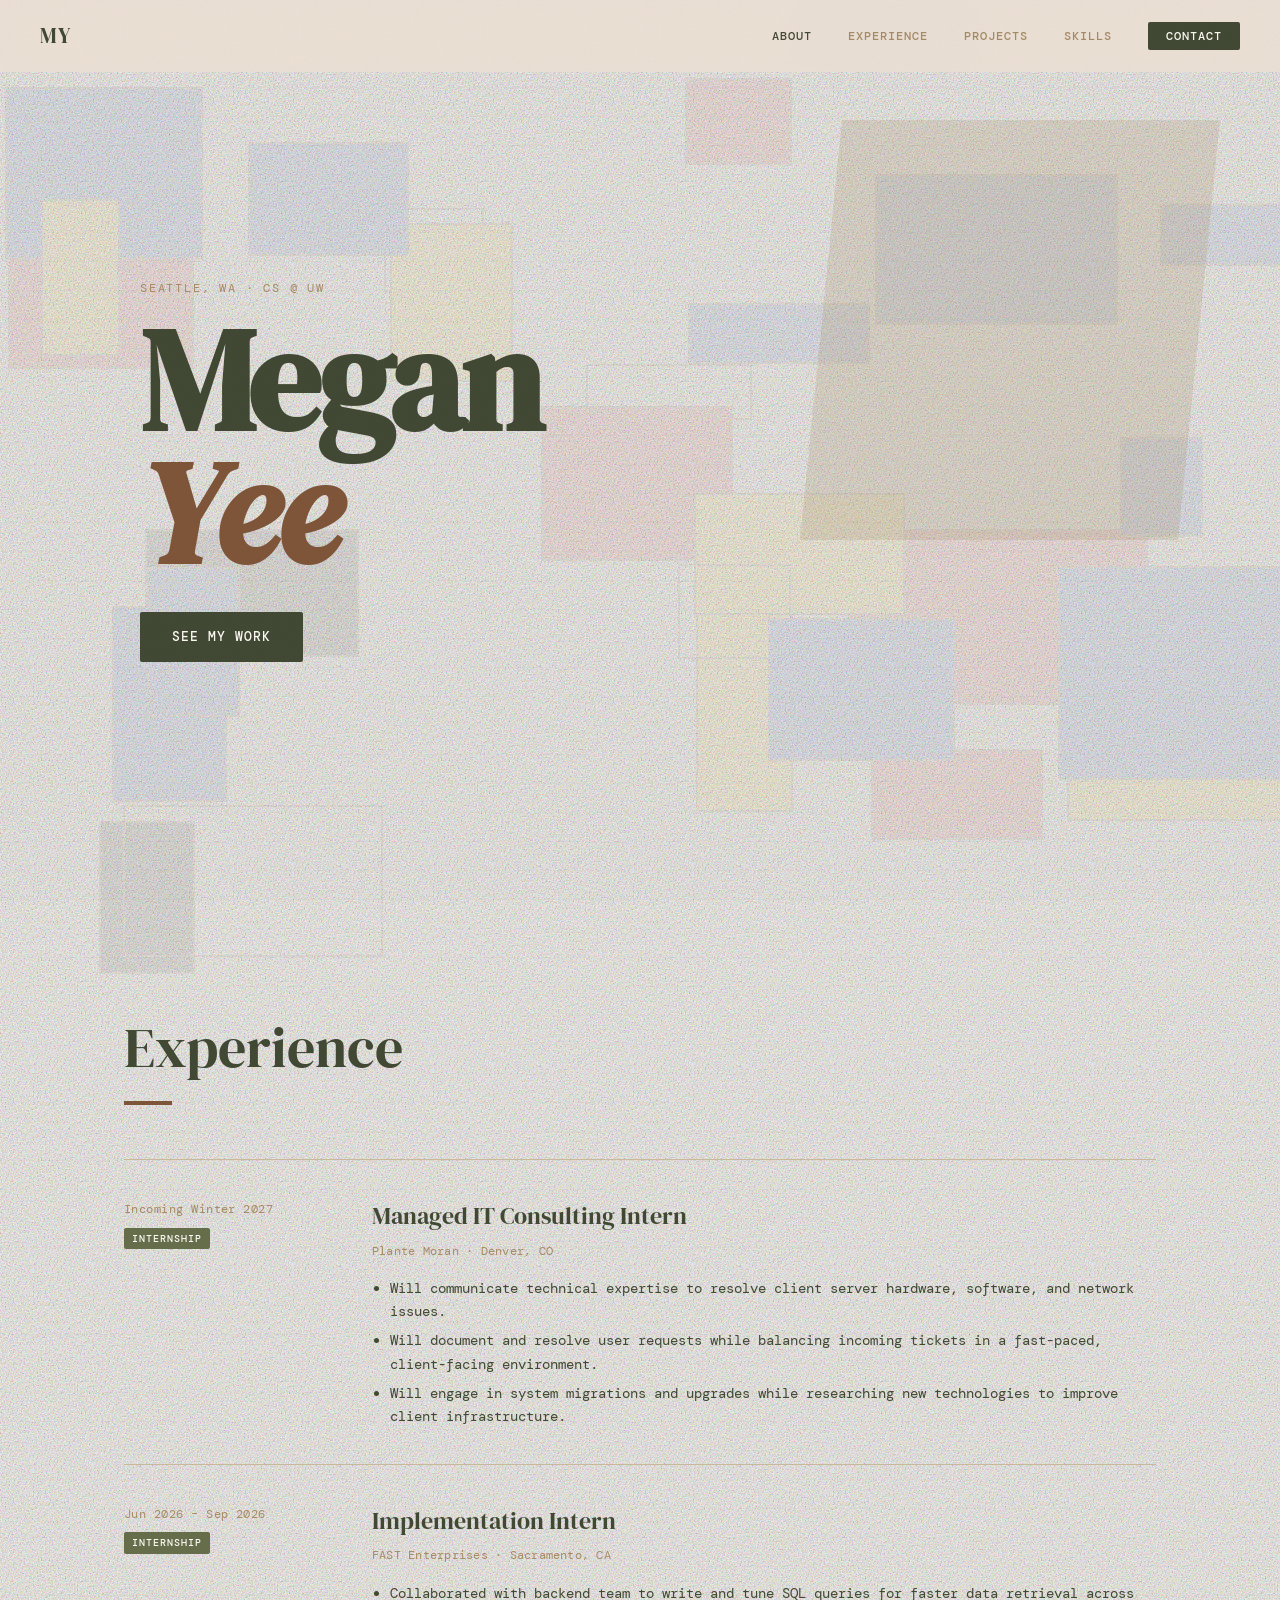
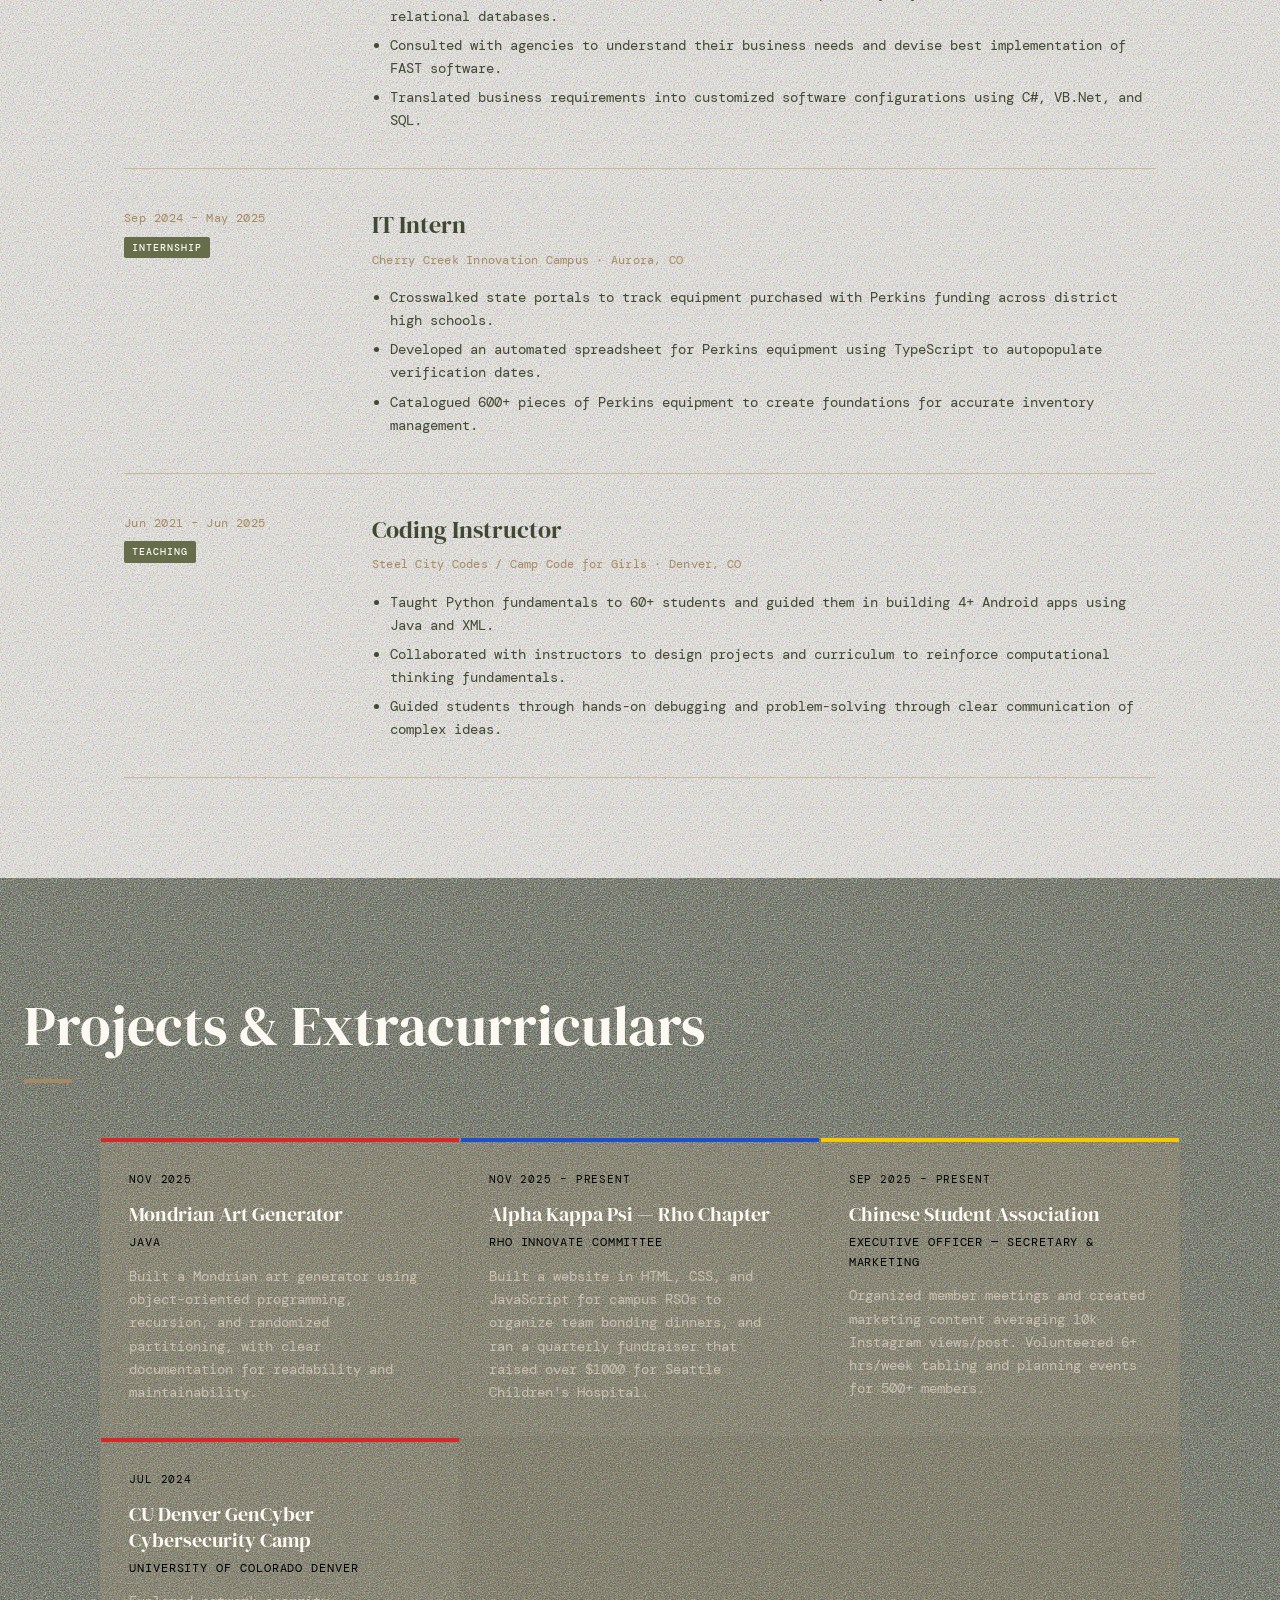
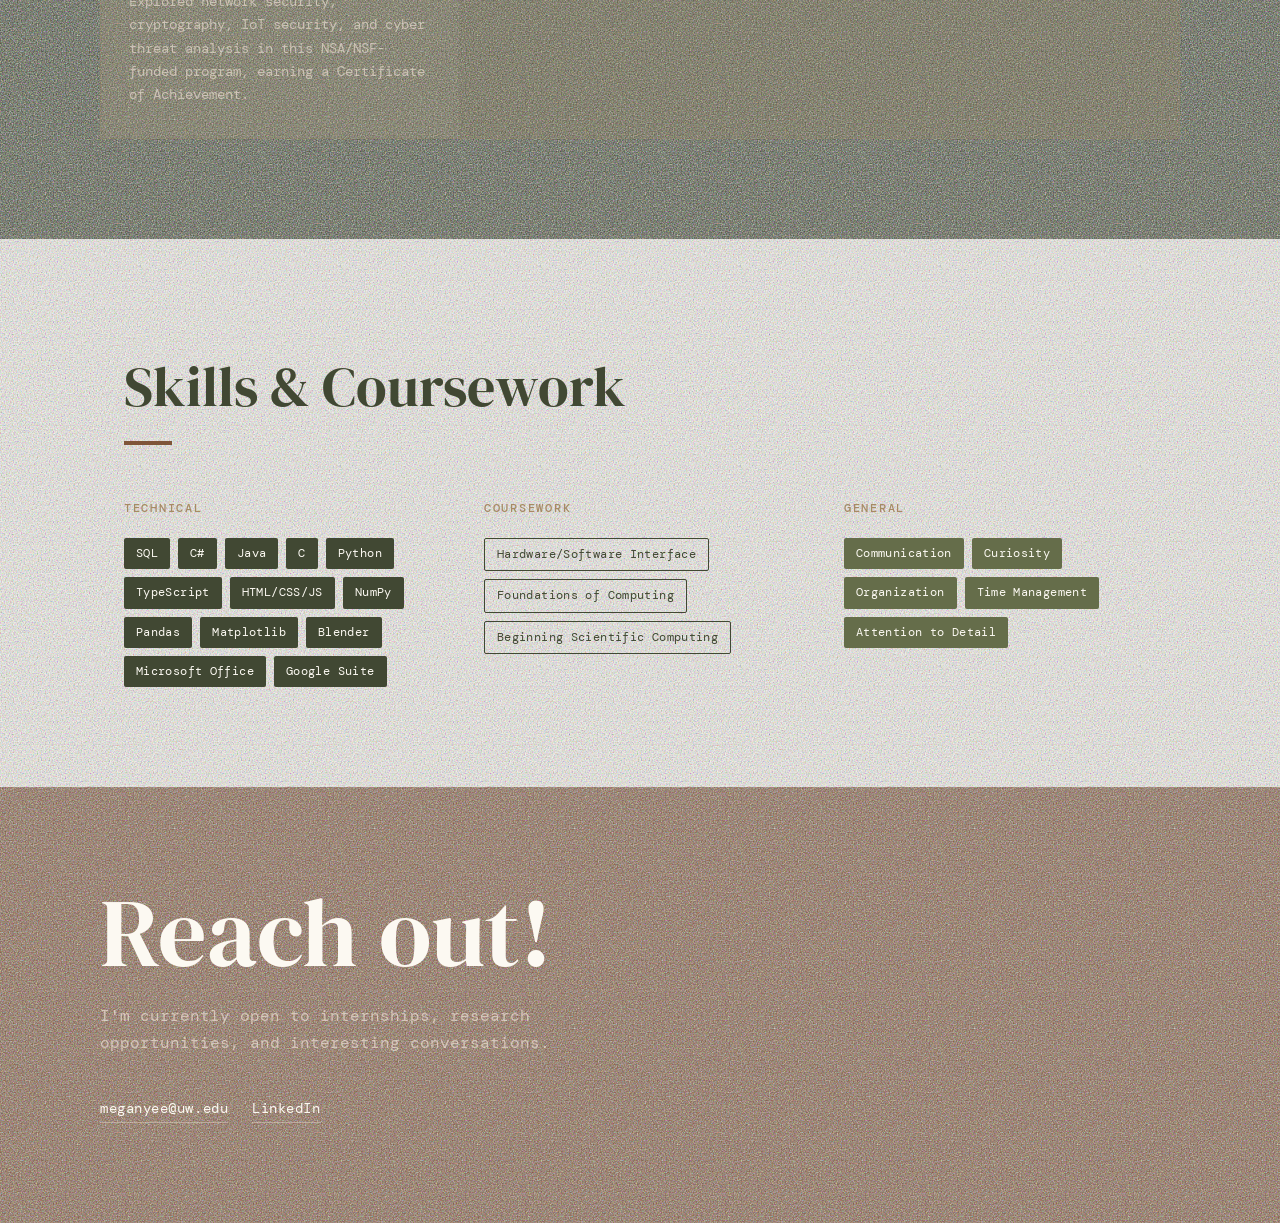
<file: index.html>
<!DOCTYPE html>
<html lang="en">
<head>
  <meta charset="UTF-8" />
  <meta name="viewport" content="width=device-width, initial-scale=1.0" />
  <title>Megan Yee</title>
  <link rel="stylesheet" href="style.css" />
  <link href="https://fonts.googleapis.com/css2?family=DM+Serif+Display:ital@0;1&family=DM+Mono:wght@300;400;500&display=swap" rel="stylesheet" />
</head>
<body>

  <!-- Mondrian background grid (JS will populate) -->
  <div class="mondrian-bg" id="mondrian-bg"></div>

  <!-- NAV -->
  <nav id="navbar">
    <span class="nav-logo">MY</span>
    <ul class="nav-links">
      <li><a href="#about">About</a></li>
      <li><a href="#experience">Experience</a></li>
      <li><a href="#projects">Projects</a></li>
      <li><a href="#skills">Skills</a></li>
      <li><a href="#contact" class="nav-cta">Contact</a></li>
    </ul>
    <button class="hamburger" id="hamburger" aria-label="menu">
      <span></span><span></span><span></span>
    </button>
  </nav>

  <!-- HERO -->
  <section class="hero" id="about">
    <div class="hero-content">
      <p class="hero-eyebrow reveal">Seattle, WA · CS @ UW</p>
      <h1 class="hero-name reveal delay-1">Megan<br /><em>Yee</em></h1>
      <div class="hero-actions reveal delay-3">
        <a href="#experience" class="btn-primary">See my work</a>
      </div>
    </div>
  </section>

  <!-- EXPERIENCE -->
  <section class="section" id="experience">
    <h2 class="section-title reveal">Experience</h2>

    <div class="timeline">

      <article class="timeline-item reveal">
        <div class="timeline-meta">
          <span class="timeline-date">Incoming Winter 2027</span>
          <span class="timeline-tag">Internship</span>
        </div>
        <div class="timeline-body">
          <h3>Managed IT Consulting Intern</h3>
          <p class="timeline-org">Plante Moran · Denver, CO</p>
          <ul>
            <li>Will communicate technical expertise to resolve client server hardware, software, and network issues.</li>
            <li>Will document and resolve user requests while balancing incoming tickets in a fast-paced, client-facing environment.</li>
            <li>Will engage in system migrations and upgrades while researching new technologies to improve client infrastructure.</li>
          </ul>
        </div>
      </article>

      <article class="timeline-item reveal">
        <div class="timeline-meta">
          <span class="timeline-date">Jun 2026 – Sep 2026</span>
          <span class="timeline-tag">Internship</span>
        </div>
        <div class="timeline-body">
          <h3>Implementation Intern</h3>
          <p class="timeline-org">FAST Enterprises · Sacramento, CA</p>
          <ul>
            <li>Collaborated with backend team to write and tune SQL queries for faster data retrieval across relational databases.</li>
            <li>Consulted with agencies to understand their business needs and devise best implementation of FAST software.</li>
            <li>Translated business requirements into customized software configurations using C#, VB.Net, and SQL.</li>
          </ul>
        </div>
      </article>

      <article class="timeline-item reveal">
        <div class="timeline-meta">
          <span class="timeline-date">Sep 2024 – May 2025</span>
          <span class="timeline-tag">Internship</span>
        </div>
        <div class="timeline-body">
          <h3>IT Intern</h3>
          <p class="timeline-org">Cherry Creek Innovation Campus · Aurora, CO</p>
          <ul>
            <li>Crosswalked state portals to track equipment purchased with Perkins funding across district high schools.</li>
            <li>Developed an automated spreadsheet for Perkins equipment using TypeScript to autopopulate verification dates.</li>
            <li>Catalogued 600+ pieces of Perkins equipment to create foundations for accurate inventory management.</li>
          </ul>
        </div>
      </article>

      <article class="timeline-item reveal">
        <div class="timeline-meta">
          <span class="timeline-date">Jun 2021 – Jun 2025</span>
          <span class="timeline-tag">Teaching</span>
        </div>
        <div class="timeline-body">
          <h3>Coding Instructor</h3>
          <p class="timeline-org">Steel City Codes / Camp Code for Girls · Denver, CO</p>
          <ul>
            <li>Taught Python fundamentals to 60+ students and guided them in building 4+ Android apps using Java and XML.</li>
            <li>Collaborated with instructors to design projects and curriculum to reinforce computational thinking fundamentals.</li>
            <li>Guided students through hands-on debugging and problem-solving through clear communication of complex ideas.</li>
          </ul>
        </div>
      </article>

    </div>
  </section>

  <!-- PROJECTS & EXTRACURRICULARS -->
  <section class="section section-alt" id="projects">
    <h2 class="section-title reveal">Projects & Extracurriculars</h2>

    <div class="cards-grid">

      <div class="card reveal">
        <div class="card-accent" style="background: var(--red)"></div>
        <span class="card-date">Nov 2025</span>
        <h3>Mondrian Art Generator</h3>
        <p class="card-tech">Java</p>
        <p>Built a Mondrian art generator using object-oriented programming, recursion, and randomized partitioning, with clear documentation for readability and maintainability.</p>
      </div>

      <div class="card reveal delay-1">
        <div class="card-accent" style="background: var(--blue)"></div>
        <span class="card-date">Nov 2025 – Present</span>
        <h3>Alpha Kappa Psi — Rho Chapter</h3>
        <p class="card-tech">Rho Innovate Committee</p>
        <p>Built a website in HTML, CSS, and JavaScript for campus RSOs to organize team bonding dinners, and ran a quarterly fundraiser that raised over $1000 for Seattle Children's Hospital.</p>
      </div>

      <div class="card reveal delay-2">
        <div class="card-accent" style="background: var(--yellow)"></div>
        <span class="card-date">Sep 2025 – Present</span>
        <h3>Chinese Student Association</h3>
        <p class="card-tech">Executive Officer — Secretary & Marketing</p>
        <p>Organized member meetings and created marketing content averaging 10k Instagram views/post. Volunteered 6+ hrs/week tabling and planning events for 500+ members.</p>
      </div>

      <div class="card reveal delay-3">
        <div class="card-accent" style="background: var(--red)"></div>
        <span class="card-date">Jul 2024</span>
        <h3>CU Denver GenCyber Cybersecurity Camp</h3>
        <p class="card-tech">University of Colorado Denver</p>
        <p>Explored network security, cryptography, IoT security, and cyber threat analysis in this NSA/NSF-funded program, earning a Certificate of Achievement.</p>
      </div>

    </div>
  </section>

  <!-- SKILLS -->
  <section class="section" id="skills">
    <h2 class="section-title reveal">Skills & Coursework</h2>

    <div class="skills-layout">
      <div class="skills-col reveal">
        <h3 class="skills-heading">Technical</h3>
        <div class="skill-tags">
          <span class="tag">SQL</span>
          <span class="tag">C#</span>
          <span class="tag">Java</span>
          <span class="tag">C</span>
          <span class="tag">Python</span>
          <span class="tag">TypeScript</span>
          <span class="tag">HTML/CSS/JS</span>
          <span class="tag">NumPy</span>
          <span class="tag">Pandas</span>
          <span class="tag">Matplotlib</span>
          <span class="tag">Blender</span>
          <span class="tag">Microsoft Office</span>
          <span class="tag">Google Suite</span>
        </div>
      </div>

      <div class="skills-col reveal delay-1">
        <h3 class="skills-heading">Coursework</h3>
        <div class="skill-tags">
          <span class="tag tag-outline">Hardware/Software Interface</span>
          <span class="tag tag-outline">Foundations of Computing</span>
          <span class="tag tag-outline">Beginning Scientific Computing</span>
        </div>
      </div>

      <div class="skills-col reveal delay-2">
        <h3 class="skills-heading">General</h3>
        <div class="skill-tags">
          <span class="tag tag-soft">Communication</span>
          <span class="tag tag-soft">Curiosity</span>
          <span class="tag tag-soft">Organization</span>
          <span class="tag tag-soft">Time Management</span>
          <span class="tag tag-soft">Attention to Detail</span>
        </div>
      </div>
    </div>
  </section>

  <!-- CONTACT -->
  <section class="section section-contact" id="contact">
    <div class="contact-inner reveal">
      <h2>Reach out!</h2>
      <p>I'm currently open to internships, research opportunities, and interesting conversations.</p>
      <div class="contact-links">
        <a href="mailto:meganyee@uw.edu" class="contact-link">meganyee@uw.edu</a>
        <a href="https://www.linkedin.com/in/megan-yee--/" target="_blank" class="contact-link">LinkedIn</a>
      </div>
    </div>
  </section>

  <script src="script.js"></script>
</body>
</html>
</file>
<file: style.css>
/* ─────────────────────────────────────────
   MEGAN YEE · PORTFOLIO
   Aesthetic: Editorial · Earthy · Retro Paper
   ───────────────────────────────────────── */

:root {
  --coffee-bean: #7f5539ff;
  --camel: #a68a64ff;
  --almond-cream: #FCF9F2;
  --dusty-olive: #656d4aff;
  --ebony: #414833ff;
  --red: #D62828;
  --blue: #1B4FCC;
  --yellow: #F5C800;

  --border: #c9b99a;

  --font-display: 'DM Serif Display', Georgia, serif;
  --font-mono: 'DM Mono', 'Courier New', monospace;

  --max-w: 1080px;
  --section-pad: 100px 24px;

  /* Inline SVG noise — no external file */
  --noise: url("data:image/svg+xml,%3Csvg xmlns='http://www.w3.org/2000/svg' width='200' height='200'%3E%3Cfilter id='n'%3E%3CfeTurbulence type='fractalNoise' baseFrequency='0.75' numOctaves='4' stitchTiles='stitch'/%3E%3C/filter%3E%3Crect width='200' height='200' filter='url(%23n)' opacity='1'/%3E%3C/svg%3E");
}

*, *::before, *::after { box-sizing: border-box; margin: 0; padding: 0; }

html { scroll-behavior: smooth; }

/* ─── PAPER TEXTURE BASE ─── */
body {
  background-color: var(--almond-cream);
  background-image:
    var(--noise),
    repeating-linear-gradient(
      0deg,
      transparent,
      transparent 28px,
      rgba(127,85,57,0.04) 28px,
      rgba(127,85,57,0.04) 29px
    );
  background-size: 200px 200px, 100% 29px;
  color: var(--ebony);
  font-family: var(--font-mono);
  font-size: 15px;
  line-height: 1.7;
  overflow-x: hidden;
}

/* Grain overlay */
body::after {
  content: '';
  position: fixed;
  inset: 0;
  z-index: 9999;
  pointer-events: none;
  background-image: var(--noise);
  background-size: 180px 180px;
  opacity: 0.055;
  mix-blend-mode: multiply;
}

/* ─── MONDRIAN BACKGROUND ─── */
.mondrian-bg {
  position: fixed;
  inset: 0;
  z-index: 0;
  pointer-events: none;
  opacity: 0.06;
}
.mondrian-bg .m-cell {
  position: absolute;
  border: 2px solid var(--coffee-bean);
}

/* ─── NAV ─── */
#navbar {
  position: fixed;
  top: 0; left: 0; right: 0;
  z-index: 100;
  display: flex;
  align-items: center;
  justify-content: space-between;
  padding: 18px 40px;
  background: rgba(237,224,212,0.9);
  backdrop-filter: blur(10px);
  border-bottom: 1.5px solid transparent;
  transition: border-color 0.3s;
}
#navbar.scrolled { border-color: var(--border); }

.nav-logo {
  font-family: var(--font-display);
  font-size: 1.3rem;
  font-weight: 400;
  letter-spacing: 0.04em;
  color: var(--ebony);
}

.nav-links {
  display: flex;
  gap: 36px;
  list-style: none;
}
.nav-links a {
  font-family: var(--font-mono);
  font-size: 0.78rem;
  font-weight: 500;
  text-decoration: none;
  color: var(--camel);
  letter-spacing: 0.08em;
  text-transform: uppercase;
  transition: color 0.2s;
}
.nav-links a:hover { color: var(--ebony); }
.nav-links .nav-cta {
  color: var(--almond-cream);
  background: var(--ebony);
  padding: 6px 18px;
  border-radius: 2px;
}
.nav-links .nav-cta:hover { background: var(--coffee-bean); color: var(--almond-cream); }

.hamburger {
  display: none;
  flex-direction: column;
  gap: 5px;
  background: none;
  border: none;
  cursor: pointer;
  padding: 4px;
}
.hamburger span {
  display: block;
  width: 24px;
  height: 2px;
  background: var(--ebony);
  transition: transform 0.3s, opacity 0.3s;
}
.hamburger.open span:nth-child(1) { transform: translateY(7px) rotate(45deg); }
.hamburger.open span:nth-child(2) { opacity: 0; }
.hamburger.open span:nth-child(3) { transform: translateY(-7px) rotate(-45deg); }

/* ─── HERO ─── */
.hero {
  position: relative;
  z-index: 1;
  min-height: 100svh;
  display: flex;
  align-items: center;
  padding: 120px 40px 80px;
  max-width: var(--max-w);
  margin: 0 auto;
}

.hero::before {
  content: '';
  position: absolute;
  top: 120px; right: -40px;
  width: 420px; height: 420px;
  background: var(--camel);
  opacity: 0.2;
  clip-path: polygon(10% 0%, 100% 0%, 90% 100%, 0% 100%);
  z-index: -1;
}

.hero-eyebrow {
  font-family: var(--font-mono);
  font-size: 0.75rem;
  letter-spacing: 0.15em;
  text-transform: uppercase;
  color: var(--camel);
  margin-bottom: 16px;
}

.hero-name {
  font-family: var(--font-display);
  font-size: clamp(4.5rem, 12vw, 9rem);
  line-height: 0.92;
  letter-spacing: -0.02em;
  color: var(--ebony);
  margin-bottom: 32px;
}
.hero-name em {
  font-style: italic;
  color: var(--coffee-bean);
}

.hero-bio {
  max-width: 500px;
  font-size: 1rem;
  color: var(--camel);
  margin-bottom: 40px;
  line-height: 1.8;
}

.hero-actions { display: flex; gap: 16px; flex-wrap: wrap; }

.btn-primary {
  display: inline-block;
  padding: 14px 32px;
  background: var(--ebony);
  color: var(--almond-cream);
  font-family: var(--font-mono);
  font-size: 0.8rem;
  font-weight: 500;
  letter-spacing: 0.08em;
  text-transform: uppercase;
  text-decoration: none;
  border-radius: 2px;
  transition: background 0.2s, transform 0.2s;
}
.btn-primary:hover { background: var(--coffee-bean); transform: translateY(-2px); }

.btn-secondary {
  display: inline-block;
  padding: 14px 32px;
  background: transparent;
  color: var(--ebony);
  font-family: var(--font-mono);
  font-size: 0.8rem;
  font-weight: 500;
  letter-spacing: 0.08em;
  text-transform: uppercase;
  text-decoration: none;
  border: 1.5px solid var(--ebony);
  border-radius: 2px;
  transition: border-color 0.2s, color 0.2s, transform 0.2s;
}
.btn-secondary:hover { border-color: var(--coffee-bean); color: var(--coffee-bean); transform: translateY(-2px); }

.hero-tag {
  position: absolute;
  bottom: 48px; right: 40px;
  font-family: var(--font-mono);
  font-size: 0.72rem;
  letter-spacing: 0.12em;
  text-transform: uppercase;
  color: var(--camel);
  writing-mode: vertical-rl;
  transform: rotate(180deg);
}

/* ─── SECTIONS ─── */
.section {
  position: relative;
  z-index: 1;
  padding: var(--section-pad);
  max-width: var(--max-w);
  margin: 0 auto;
}

.section-alt {
  background-color: var(--ebony);
  background-image:
    var(--noise),
    repeating-linear-gradient(
      0deg,
      transparent,
      transparent 28px,
      rgba(166,138,100,0.05) 28px,
      rgba(166,138,100,0.05) 29px
    );
  background-size: 200px 200px, 100% 29px;
  max-width: 100%;
  color: var(--almond-cream);
}
.section-alt .section-title { color: var(--almond-cream); }
.section-alt .section-title::after { background: var(--camel); }
.section-alt .card h3 { color: var(--almond-cream); }
.section-alt .card p { color: var(--camel); }
.section-alt .card-date { color: #000000; }
.section-alt .card p.card-tech { color: #000000; }
.section-alt > * { max-width: var(--max-w); margin-left: auto; margin-right: auto; }

.section-title {
  font-family: var(--font-display);
  font-size: clamp(2.4rem, 5vw, 3.5rem);
  font-weight: 400;
  color: var(--ebony);
  margin-bottom: 64px;
  position: relative;
  display: inline-block;
}
.section-title::after {
  content: '';
  position: absolute;
  bottom: -10px; left: 0;
  width: 48px; height: 4px;
  background: var(--coffee-bean);
}

/* ─── TIMELINE ─── */
.timeline { display: flex; flex-direction: column; gap: 0; }

.timeline-item {
  display: grid;
  grid-template-columns: 200px 1fr;
  gap: 0 48px;
  padding: 36px 0;
  border-bottom: 1.5px solid var(--border);
}
.timeline-item:first-child { border-top: 1.5px solid var(--border); }

.timeline-meta { display: flex; flex-direction: column; gap: 8px; padding-top: 4px; }

.timeline-date {
  font-family: var(--font-mono);
  font-size: 0.72rem;
  color: var(--camel);
  letter-spacing: 0.04em;
}

.timeline-tag {
  display: inline-block;
  font-family: var(--font-mono);
  font-size: 0.65rem;
  font-weight: 500;
  letter-spacing: 0.1em;
  text-transform: uppercase;
  background: var(--dusty-olive);
  color: var(--almond-cream);
  padding: 2px 8px;
  border-radius: 2px;
  width: fit-content;
}

.timeline-body h3 {
  font-family: var(--font-display);
  font-size: 1.5rem;
  font-weight: 400;
  margin-bottom: 4px;
  color: var(--ebony);
}

.timeline-org {
  font-family: var(--font-mono);
  font-size: 0.75rem;
  color: var(--camel);
  margin-bottom: 16px;
  letter-spacing: 0.02em;
}

.timeline-body ul { padding-left: 18px; color: var(--ebony); display: flex; flex-direction: column; gap: 6px; }
.timeline-body li { font-size: 0.9rem; line-height: 1.6; }

/* ─── CARDS GRID ─── */
.cards-grid {
  display: grid;
  grid-template-columns: repeat(auto-fill, minmax(280px, 1fr));
  gap: 1.5px;
  background: rgba(166,138,100,0.2);
  border: 1.5px solid rgba(166,138,100,0.2);
}

.card {
  background: rgba(255,255,255,0.04);
  padding: 32px 28px;
  position: relative;
  overflow: hidden;
  transition: background 0.2s;
}
.card:hover { background: rgba(255,255,255,0.08); }

.card-accent { position: absolute; top: 0; left: 0; width: 100%; height: 4px; }
.card:nth-child(1) .card-accent { background: var(--coffee-bean); }
.card:nth-child(2) .card-accent { background: var(--dusty-olive); }
.card:nth-child(3) .card-accent { background: var(--camel); }
.card:nth-child(4) .card-accent { background: var(--coffee-bean); }
.card:nth-child(5) .card-accent { background: var(--dusty-olive); }

.card-date {
  display: block;
  font-size: 0.7rem;
  letter-spacing: 0.08em;
  color: rgba(166,138,100,0.5);
  margin-bottom: 12px;
  text-transform: uppercase;
}

.card h3 {
  font-family: var(--font-display);
  font-size: 1.25rem;
  font-weight: 400;
  margin-bottom: 6px;
  line-height: 1.3;
}

.card-tech {
  font-size: 0.72rem;
  letter-spacing: 0.08em;
  text-transform: uppercase;
  margin-bottom: 12px;
}

.card p:last-child {
  font-size: 0.88rem;
  color: rgba(237,224,212,0.65);
  line-height: 1.65;
}

/* ─── SKILLS ─── */
.skills-layout { display: grid; grid-template-columns: 1fr 1fr 1fr; gap: 48px; }

.skills-heading {
  font-family: var(--font-mono);
  font-size: 0.72rem;
  font-weight: 500;
  letter-spacing: 0.15em;
  text-transform: uppercase;
  color: var(--camel);
  margin-bottom: 20px;
}

.skill-tags { display: flex; flex-wrap: wrap; gap: 8px; }

.tag {
  display: inline-block;
  font-family: var(--font-mono);
  font-size: 0.78rem;
  padding: 5px 12px;
  background: var(--ebony);
  color: var(--almond-cream);
  border-radius: 2px;
  letter-spacing: 0.03em;
  transition: background 0.2s;
}
.tag:hover { background: var(--coffee-bean); }

.tag-outline {
  background: transparent;
  color: var(--ebony);
  border: 1.5px solid var(--ebony);
}
.tag-outline:hover { background: var(--ebony); color: var(--almond-cream); }

.tag-soft {
  background: var(--dusty-olive);
  color: var(--almond-cream);
}
.tag-soft:hover { background: var(--coffee-bean); }

/* ─── CONTACT ─── */
.section-contact {
  background-color: var(--coffee-bean);
  background-image:
    var(--noise),
    repeating-linear-gradient(
      0deg,
      transparent,
      transparent 28px,
      rgba(237,224,212,0.05) 28px,
      rgba(237,224,212,0.05) 29px
    );
  background-size: 200px 200px, 100% 29px;
  max-width: 100%;
  padding: 100px 24px;
}
.contact-inner { max-width: var(--max-w); margin: 0 auto; }

.section-contact h2 {
  font-family: var(--font-display);
  font-size: clamp(3rem, 8vw, 6rem);
  font-weight: 400;
  color: var(--almond-cream);
  line-height: 0.95;
  margin-bottom: 24px;
}
.section-contact p {
  color: rgba(237,224,212,0.7);
  font-size: 1rem;
  margin-bottom: 40px;
  max-width: 480px;
}

.contact-links { display: flex; gap: 24px; flex-wrap: wrap; }
.contact-link {
  font-family: var(--font-mono);
  font-size: 0.85rem;
  color: var(--almond-cream);
  text-decoration: none;
  letter-spacing: 0.04em;
  padding-bottom: 2px;
  border-bottom: 1.5px solid rgba(237,224,212,0.4);
  transition: border-color 0.2s, opacity 0.2s;
}
.contact-link:hover { border-color: var(--almond-cream); opacity: 0.7; }

/* ─── FOOTER ─── */
.footer {
  position: relative;
  z-index: 1;
  display: flex;
  justify-content: space-between;
  align-items: center;
  padding: 24px 40px;
  background-color: var(--ebony);
  background-image: var(--noise);
  background-size: 180px 180px;
  color: var(--camel);
  font-family: var(--font-mono);
  font-size: 0.75rem;
  letter-spacing: 0.06em;
}

/* ─── REVEAL ANIMATIONS ─── */
.reveal { opacity: 0; transform: translateY(28px); transition: opacity 0.7s ease, transform 0.7s ease; }
.reveal.visible { opacity: 1; transform: translateY(0); }
.delay-1 { transition-delay: 0.12s; }
.delay-2 { transition-delay: 0.24s; }
.delay-3 { transition-delay: 0.36s; }
.delay-4 { transition-delay: 0.5s; }

/* ─── RESPONSIVE ─── */
@media (max-width: 768px) {
  #navbar { padding: 16px 20px; }
  .nav-links {
    display: none; flex-direction: column; gap: 20px;
    position: absolute; top: 62px; left: 0; right: 0;
    background: var(--almond-cream); padding: 24px;
    border-bottom: 1.5px solid var(--border);
  }
  .nav-links.open { display: flex; }
  .hamburger { display: flex; }
  .hero { padding: 100px 20px 60px; }
  .hero-tag { display: none; }
  .hero::before { width: 220px; height: 220px; right: -20px; }
  .section { padding: 64px 20px; }
  .section-alt { padding: 64px 20px; }
  .timeline-item { grid-template-columns: 1fr; gap: 8px; }
  .timeline-meta { flex-direction: row; align-items: center; flex-wrap: wrap; }
  .skills-layout { grid-template-columns: 1fr; gap: 32px; }
  .cards-grid { grid-template-columns: 1fr; }
  .footer { flex-direction: column; gap: 8px; text-align: center; }
}
</file>
